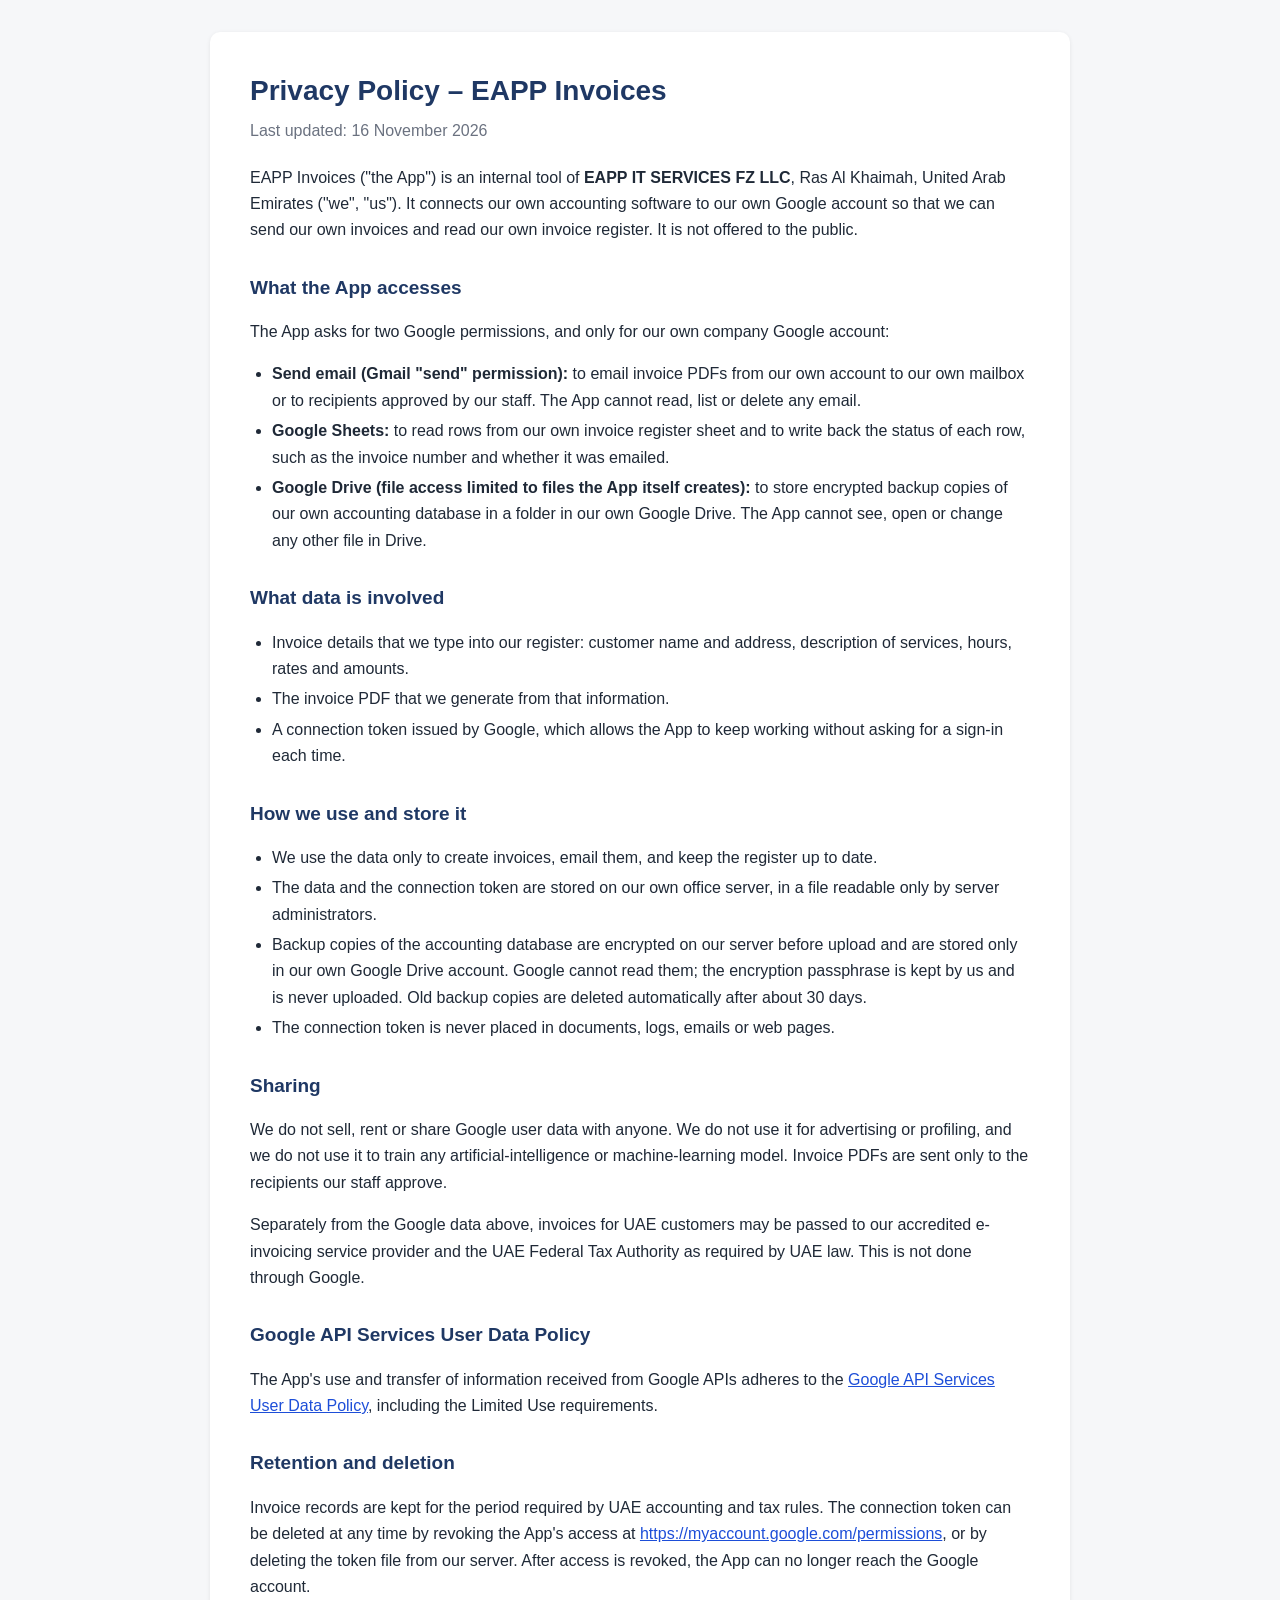
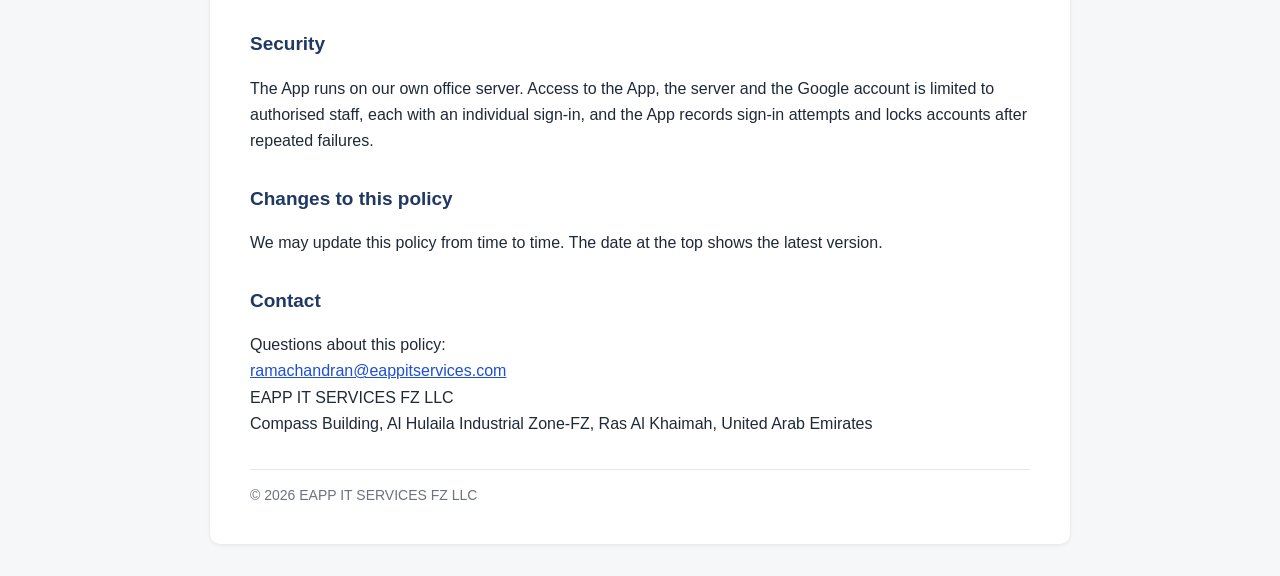
<file: privacy.html>
<!DOCTYPE html>
<html lang="en">
<head>
<meta charset="utf-8">
<meta name="viewport" content="width=device-width, initial-scale=1">
<title>Privacy Policy - EAPP Invoices | EAPP IT SERVICES FZ LLC</title>
<meta name="description" content="Privacy policy for EAPP Invoices, the internal invoicing tool of EAPP IT SERVICES FZ LLC.">
<style>
  body{margin:0;background:#f6f7f9;color:#1f2937;font:16px/1.65 -apple-system,"Segoe UI",Roboto,Helvetica,Arial,sans-serif}
  main{max-width:780px;margin:32px auto;background:#fff;padding:36px 40px;border-radius:10px;box-shadow:0 1px 4px rgba(0,0,0,.08)}
  h1{font-size:28px;margin:0 0 4px;color:#1f3864}
  h2{font-size:19px;margin:28px 0 6px;color:#1f3864}
  .meta{color:#6b7280;margin:0 0 20px}
  ul{padding-left:22px}
  li{margin:4px 0}
  a{color:#1d4ed8}
  footer{margin-top:32px;padding-top:14px;border-top:1px solid #e5e7eb;color:#6b7280;font-size:14px}
  @media (max-width:600px){main{margin:0;border-radius:0;padding:24px 20px}}
</style>
</head>
<body>
<main>
<h1>Privacy Policy &ndash; EAPP Invoices</h1>
<p class="meta">Last updated: 16 November 2026</p>

<p>EAPP Invoices ("the App") is an internal tool of <strong>EAPP IT SERVICES FZ LLC</strong>, Ras Al Khaimah, United Arab Emirates ("we", "us"). It connects our own accounting software to our own Google account so that we can send our own invoices and read our own invoice register. It is not offered to the public.</p>

<h2>What the App accesses</h2>
<p>The App asks for two Google permissions, and only for our own company Google account:</p>
<ul>
  <li><strong>Send email (Gmail "send" permission):</strong> to email invoice PDFs from our own account to our own mailbox or to recipients approved by our staff. The App cannot read, list or delete any email.</li>
  <li><strong>Google Sheets:</strong> to read rows from our own invoice register sheet and to write back the status of each row, such as the invoice number and whether it was emailed.</li>
  <li><strong>Google Drive (file access limited to files the App itself creates):</strong> to store encrypted backup copies of our own accounting database in a folder in our own Google Drive. The App cannot see, open or change any other file in Drive.</li>
</ul>

<h2>What data is involved</h2>
<ul>
  <li>Invoice details that we type into our register: customer name and address, description of services, hours, rates and amounts.</li>
  <li>The invoice PDF that we generate from that information.</li>
  <li>A connection token issued by Google, which allows the App to keep working without asking for a sign-in each time.</li>
</ul>

<h2>How we use and store it</h2>
<ul>
  <li>We use the data only to create invoices, email them, and keep the register up to date.</li>
  <li>The data and the connection token are stored on our own office server, in a file readable only by server administrators.</li>
  <li>Backup copies of the accounting database are encrypted on our server before upload and are stored only in our own Google Drive account. Google cannot read them; the encryption passphrase is kept by us and is never uploaded. Old backup copies are deleted automatically after about 30 days.</li>
  <li>The connection token is never placed in documents, logs, emails or web pages.</li>
</ul>

<h2>Sharing</h2>
<p>We do not sell, rent or share Google user data with anyone. We do not use it for advertising or profiling, and we do not use it to train any artificial-intelligence or machine-learning model. Invoice PDFs are sent only to the recipients our staff approve.</p>
<p>Separately from the Google data above, invoices for UAE customers may be passed to our accredited e-invoicing service provider and the UAE Federal Tax Authority as required by UAE law. This is not done through Google.</p>

<h2>Google API Services User Data Policy</h2>
<p>The App's use and transfer of information received from Google APIs adheres to the <a href="https://developers.google.com/terms/api-services-user-data-policy" rel="noopener">Google API Services User Data Policy</a>, including the Limited Use requirements.</p>

<h2>Retention and deletion</h2>
<p>Invoice records are kept for the period required by UAE accounting and tax rules. The connection token can be deleted at any time by revoking the App's access at <a href="https://myaccount.google.com/permissions" rel="noopener">https://myaccount.google.com/permissions</a>, or by deleting the token file from our server. After access is revoked, the App can no longer reach the Google account.</p>

<h2>Security</h2>
<p>The App runs on our own office server. Access to the App, the server and the Google account is limited to authorised staff, each with an individual sign-in, and the App records sign-in attempts and locks accounts after repeated failures.</p>

<h2>Changes to this policy</h2>
<p>We may update this policy from time to time. The date at the top shows the latest version.</p>

<h2>Contact</h2>
<p>Questions about this policy:<br>
<a href="mailto:ramachandran@eappitservices.com">ramachandran@eappitservices.com</a><br>
EAPP IT SERVICES FZ LLC<br>
Compass Building, Al Hulaila Industrial Zone-FZ, Ras Al Khaimah, United Arab Emirates</p>

<footer>&copy; 2026 EAPP IT SERVICES FZ LLC</footer>
</main>
</body>
</html>
</file>
